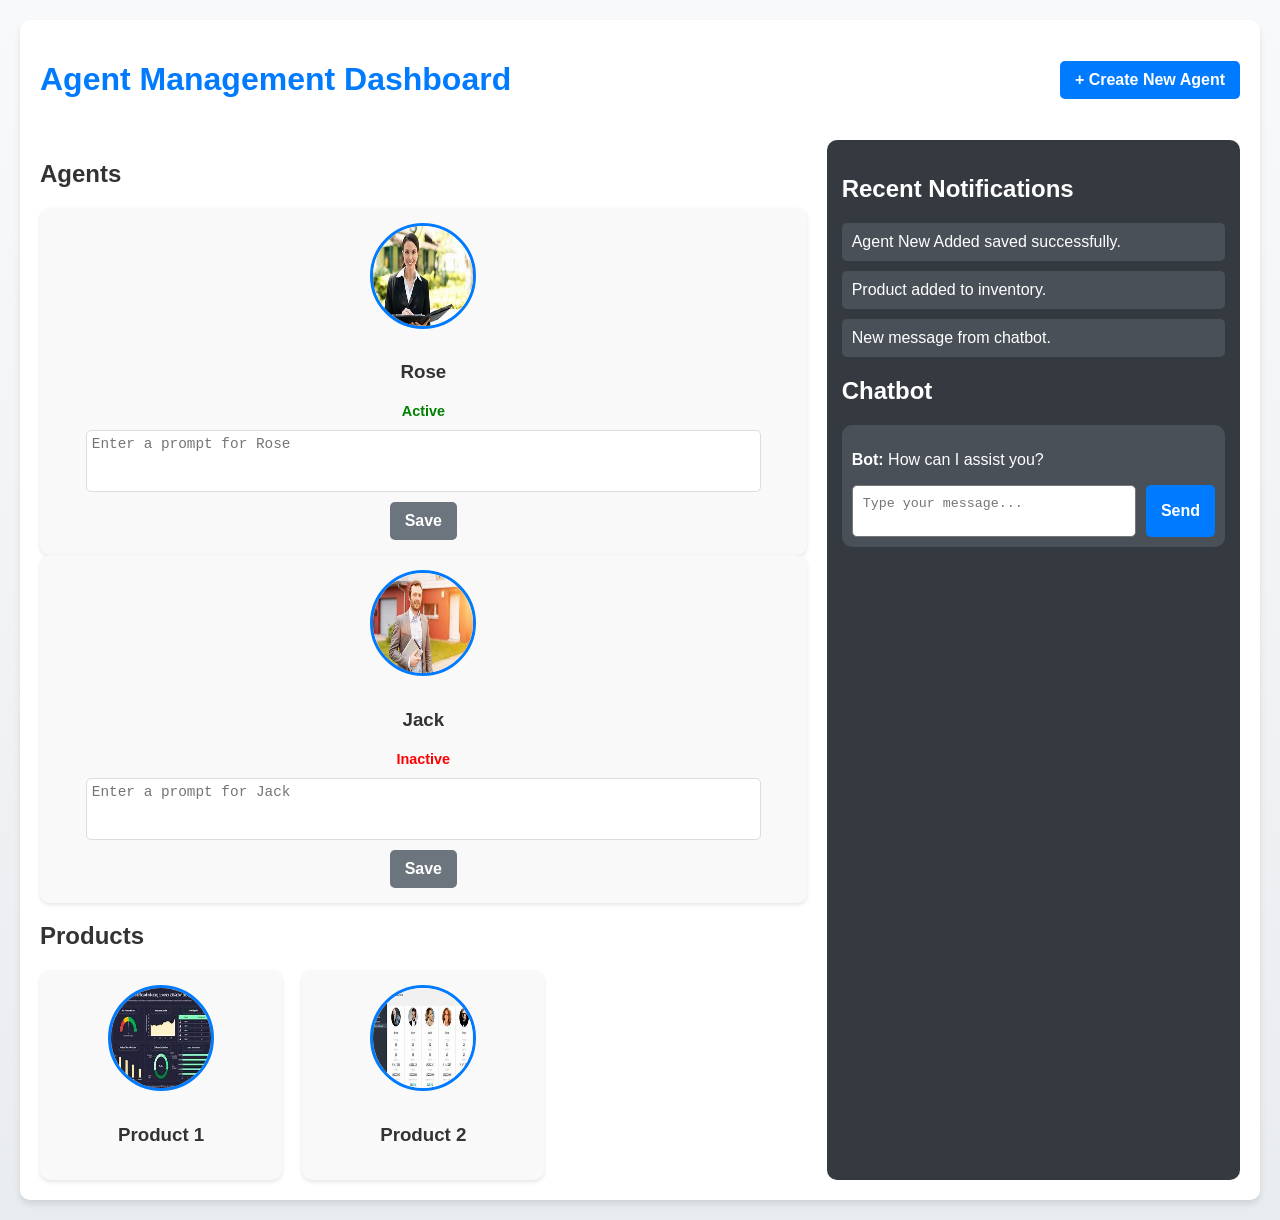
<file: FrontEnd/index.html>
<!DOCTYPE html>
<html lang="en">
<head>
    <meta charset="UTF-8">
    <meta name="viewport" content="width=device-width, initial-scale=1.0">
    <title>Stylish Dashboard</title>
    <link rel="stylesheet" href="dashboard.css">
</head>
<body>
    <div class="dashboard">
        <header class="header">
            <h1>Agent Management Dashboard</h1>
            <button id="create-agent-button" class="btn btn-primary">+ Create New Agent</button>
            <!-- Modal Container -->
            <div id="create-agent-modal" class="modal">
                <div class="modal-content">
                    <span class="close-button">&times;</span>
                    <h2>Create New Agent</h2>
                    <form class="modal-form">
                        <div class="form-group">
                            <label for="agent-name">Agent Name</label>
                            <input type="text" id="agent-name" placeholder="Enter agent name" required />
                        </div>
                        <div class="form-group">
                            <label for="agent-url">Agent Profile URL</label>
                            <input type="url" id="agent-url" placeholder="Enter profile URL" required />
                        </div>
                        <button type="submit" class="btn btn-primary">Create Agent</button>
                    </form>
                </div>
            </div>
        </header>

        <div class="main-content">
            <!-- Left Section -->
            <div class="left-section">
                <!-- Agents Section -->
                <div class="agents">
                    <h2>Agents</h2>
                    <div class="agent-card" data-status="active" data-id="1">
                        <img src="./Images/rose.jpg" alt="Assistant 1" class="agent-pic">
                        <h3>Rose</h3>
                        <span class="status active">Active</span>
                        <textarea class="prompt-input" placeholder="Enter a prompt for Rose"></textarea>
                        <button class="btn btn-secondary save-prompt">Save</button>
                    </div>
                    <div class="agent-card" data-status="inactive">
                        <img src="./Images/jack.jpg" alt="Assistant 2" class="agent-pic">
                        <h3>Jack</h3>
                        <span class="status inactive">Inactive</span>
                        <textarea class="prompt-input" placeholder="Enter a prompt for Jack"></textarea>
                        <button class="btn btn-secondary save-prompt">Save</button>
                    </div>
                
                </div>

                <!-- Products Section -->
                <div class="products">
                    <h2>Products</h2>
                    <div class="product-grid">
                        <div class="product-card">
                            <img src="./Images/product1.jpg" alt="Product 1">
                            <h3>Product 1</h3>
                        </div>
                        <div class="product-card">
                            <img src="./Images/product2.jpg" alt="Product 2">
                            <h3>Product 2</h3>
                        </div>
                    </div>
                </div>
            </div>

            <!-- Right Section -->
            <div class="right-section">
                <!-- Notifications/Analytics -->
                <div class="notifications">
                    <h2>Recent Notifications</h2>
                    <ul>
                        <li>Agent New Added saved successfully.</li>
                        <li>Product added to inventory.</li>
                        <li>New message from chatbot.</li>
                    </ul>
                </div>

                <!-- Chatbot -->
                <div class="chatbot">
                    <h2>Chatbot</h2>
                    <div class="chatbox">
                        <div id="chat-history">
                            <!-- Chat history -->
                            <p><b>Bot:</b> How can I assist you?</p>
                        </div>
                        <div class="chat-input">
                            <textarea id="chat-message" placeholder="Type your message..."></textarea>
                            <button id="send-chat" class="btn btn-primary">Send</button>
                        </div>
                    </div>
                </div>
            </div>
        </div>
    </div>
    <script src="dashboard.js"></script>
</body>
</html>
</file>
<file: FrontEnd/dashboard.css>
/* General Styling */
body {
    margin: 0;
    font-family: 'Arial', sans-serif;
    background: linear-gradient(to bottom, #f8f9fa, #e9ecef);
    color: #333;
}

/* Dashboard Container */
.dashboard {
    max-width: 1200px;
    margin: 20px auto;
    padding: 20px;
    background: #fff;
    border-radius: 10px;
    box-shadow: 0 4px 6px rgba(0, 0, 0, 0.1);
}

/* Header Section */
.header {
    display: flex;
    justify-content: space-between;
    align-items: center;
    margin-bottom: 20px;
}

.header h1 {
    font-size: 2rem;
    color: #007bff;
}

.btn {
    padding: 10px 15px;
    border: none;
    border-radius: 5px;
    cursor: pointer;
}

.btn-primary {
    background: #007bff;
    color: #fff;
}

.btn-secondary {
    background: #6c757d;
    color: #fff;
}

/* Main Content Layout */
.main-content {
    display: flex;
    gap: 20px;
}

/* Left Section */
.left-section {
    flex: 2;
}

.agent-grid,
.product-grid {
    display: grid;
    grid-template-columns: repeat(auto-fill, minmax(200px, 1fr));
    gap: 20px;
}

.agent-card,
.product-card {
    background: #f9f9f9;
    padding: 15px;
    border-radius: 10px;
    text-align: center;
    box-shadow: 0 2px 4px rgba(0, 0, 0, 0.1);
}

.agent-pic,
.product-card img {
    width: 100px;
    height: 100px;
    border-radius: 50%;
    margin-bottom: 10px;
    border: 3px solid #007bff;
}
/* Prompt Input */
.prompt-input {
    width: 90%;
    height: 50px;
    margin: 10px auto;
    display: block;
    border: 1px solid #ddd;
    border-radius: 5px;
    padding: 5px;
    font-size: 0.9rem;
    resize: none;
}
.status {
    font-size: 0.9rem;
    font-weight: bold;
}

.status.active {
    color: green;
}

.status.inactive {
    color: red;
}
/* Right Section */
.right-section {
    flex: 1;
    background: #343a40;
    color: #fff;
    padding: 15px;
    border-radius: 10px;
}

.notifications ul {
    list-style: none;
    padding: 0;
}

.notifications ul li {
    margin-bottom: 10px;
    background: #495057;
    padding: 10px;
    border-radius: 5px;
}

/*  */

/* Chatbox */
.chatbox {
    margin-top: 20px;
    padding: 10px;
    background: #495057;
    border-radius: 10px;
}

.chat-input {
    display: flex;
    gap: 10px;
}

.chat-input textarea {
    flex: 1;
    resize: none;
    padding: 10px;
    border-radius: 5px;
}

/*  */


/* Modal Background */
.modal {
    display: none;
    position: fixed;
    z-index: 1000;
    left: 0;
    top: 0;
    width: 100%;
    height: 100%;
    overflow: auto;
    background-color: rgba(0, 0, 0, 0.5); /* Transparent black background */
    justify-content: center;
    align-items: center;
}

/* Modal Content Box */
.modal-content {
    background-color: #ffffff;
    padding: 20px 30px;
    border-radius: 8px;
    box-shadow: 0 4px 10px rgba(0, 0, 0, 0.2);
    width: 400px;
    max-width: 90%;
    animation: fadeIn 0.3s ease-in-out;
}

/* Close Button */
.close-button {
    font-size: 1.5rem;
    font-weight: bold;
    color: #333;
    float: right;
    cursor: pointer;
    transition: color 0.3s ease;
}

.close-button:hover {
    color: #ff0000;
}

/* Modal Heading */
.modal-content h2 {
    font-size: 1.8rem;
    font-weight: bold;
    margin-bottom: 20px;
    text-align: center;
    color: #333;
}

/* Form Styling */
.modal-form {
    display: flex;
    flex-direction: column;
    gap: 15px;
}

.form-group {
    display: flex;
    flex-direction: column;
    gap: 8px;
}

.form-group label {
    font-size: 1rem;
    color: #555;
    font-weight: 600;
}

.form-group input {
    padding: 10px;
    border: 1px solid #ccc;
    border-radius: 5px;
    font-size: 1rem;
    transition: border-color 0.3s ease;
}

.form-group input:focus {
    outline: none;
    border-color: #007bff;
    box-shadow: 0 0 4px rgba(0, 123, 255, 0.5);
}

/* Submit Button */
.btn {
    padding: 10px 15px;
    font-size: 1rem;
    font-weight: bold;
    border: none;
    border-radius: 5px;
    cursor: pointer;
    transition: background-color 0.3s ease;
}

.btn-primary {
    background-color: #007bff;
    color: #ffffff;
}

.btn-primary:hover {
    background-color: #0056b3;
}
</file>
